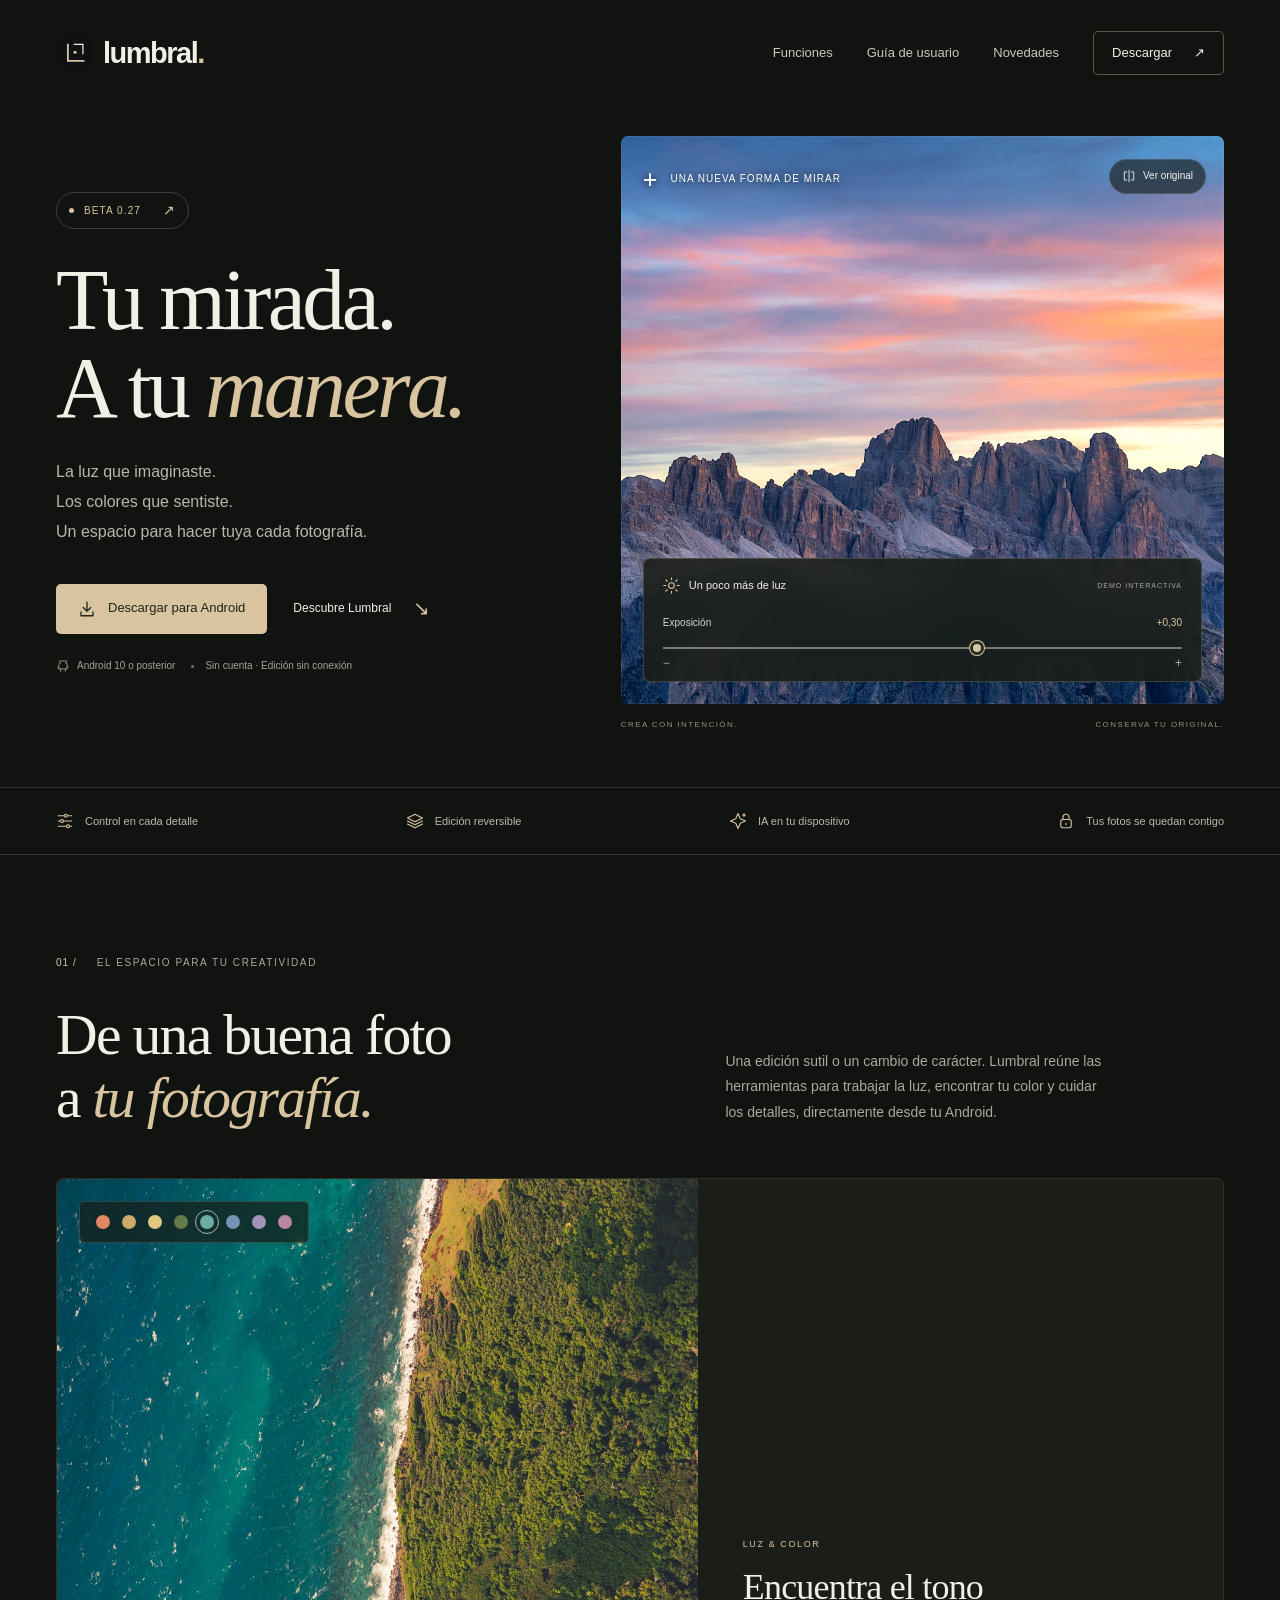
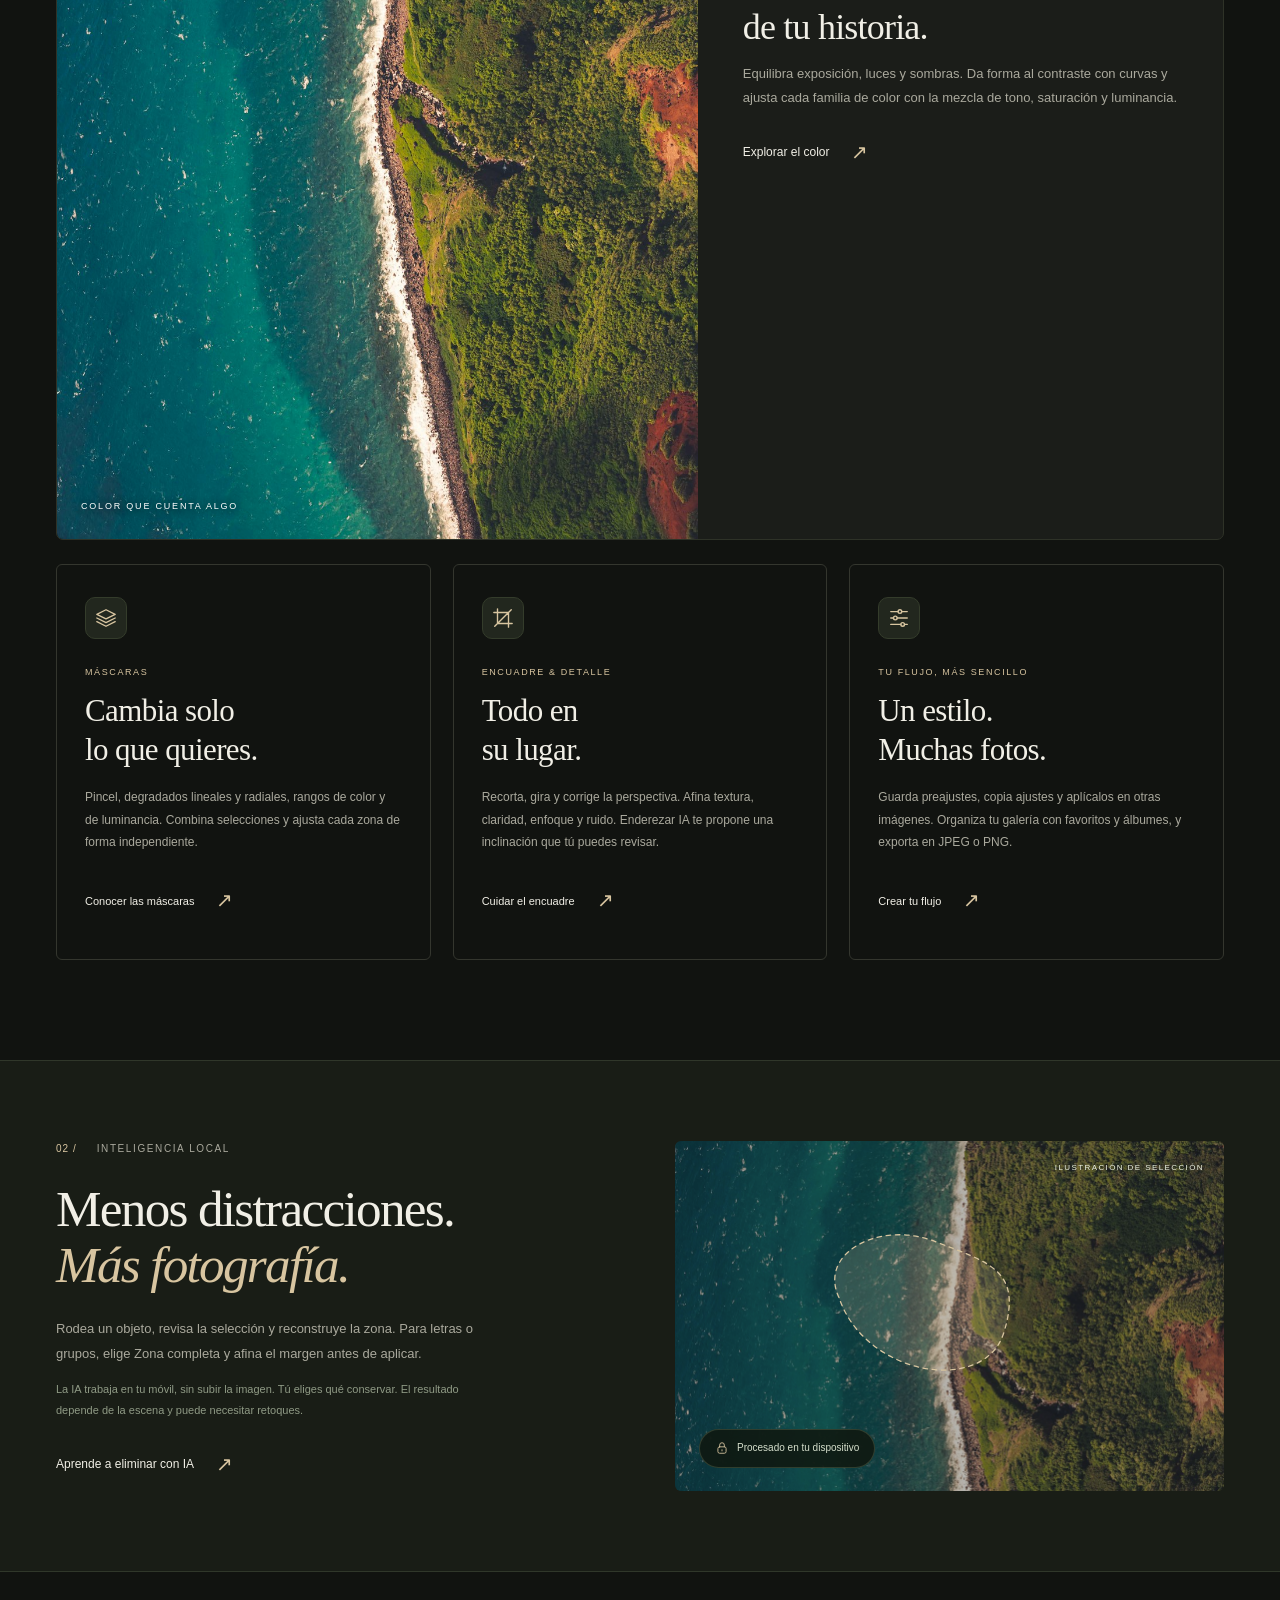
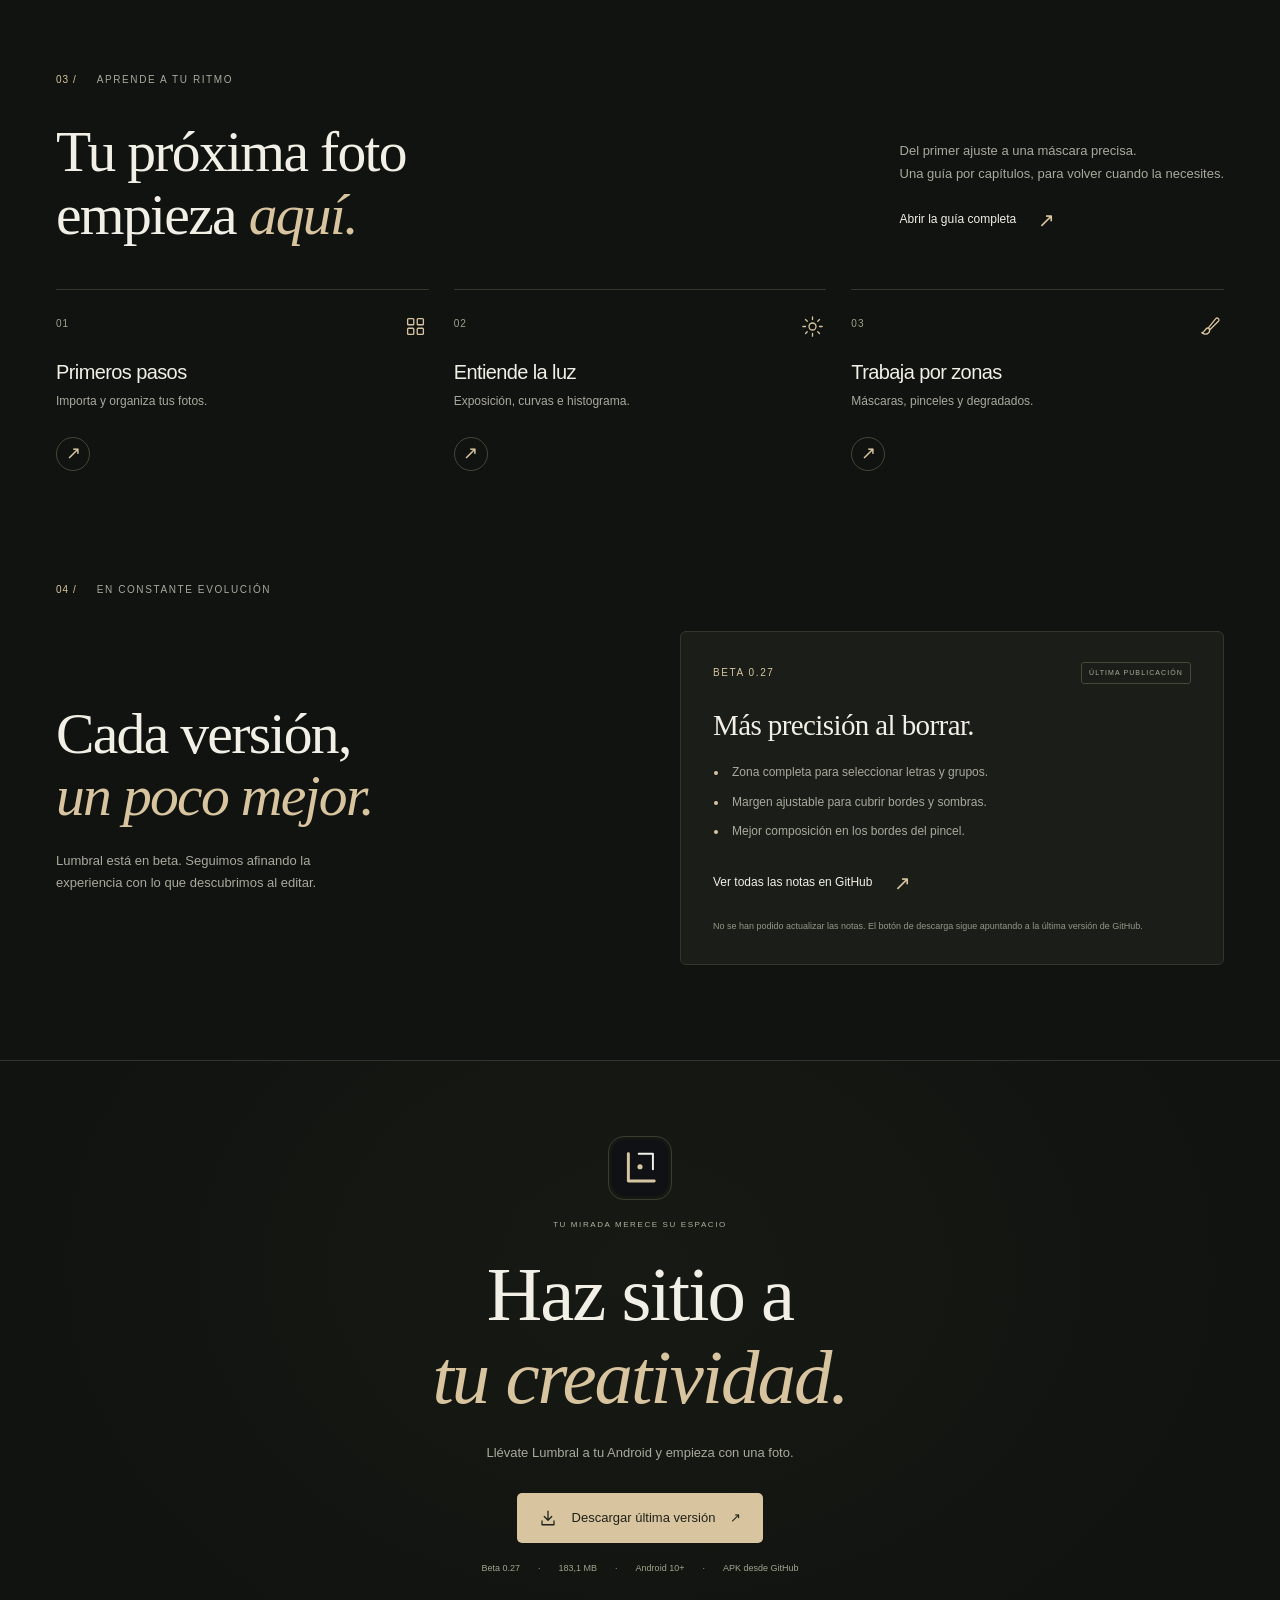
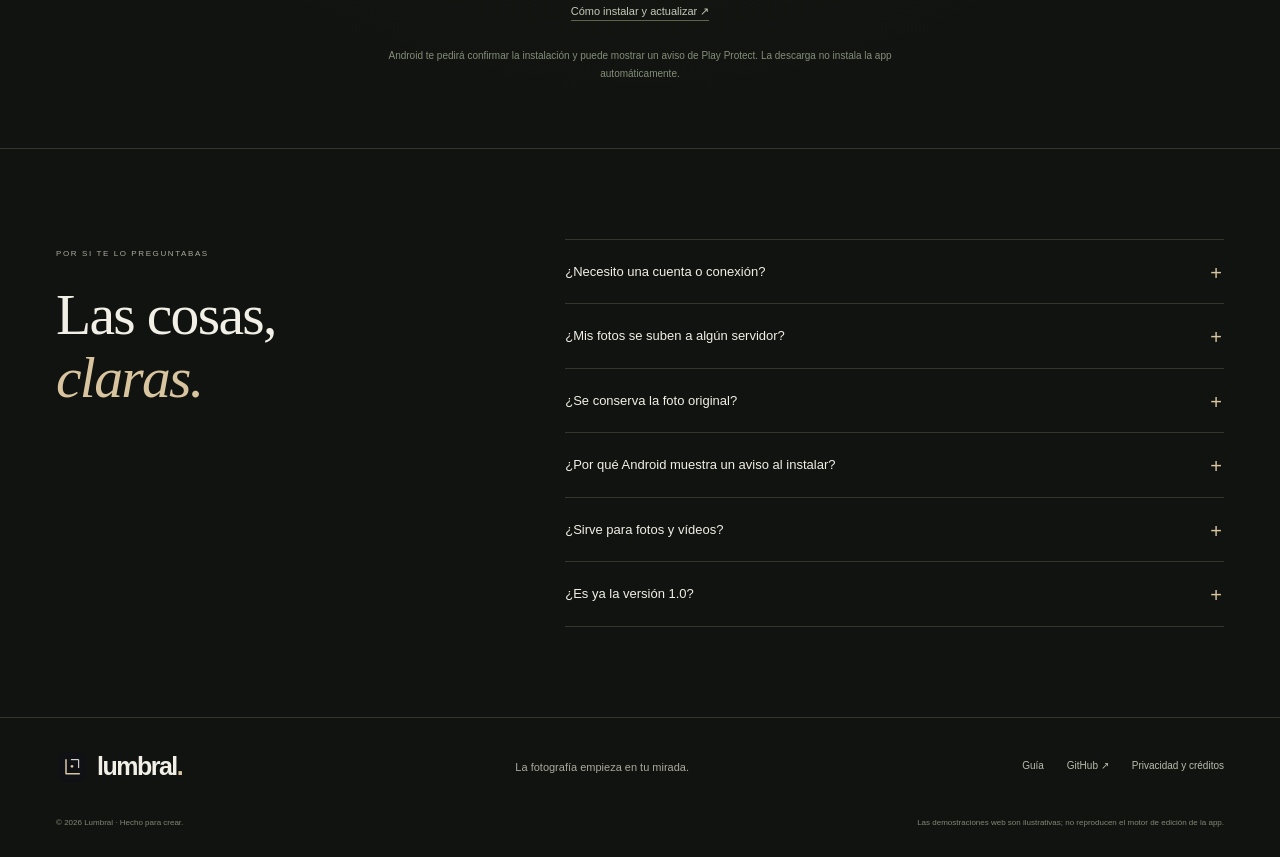
<file: index.html>
<!doctype html>
<html lang="es">
<head>
  <meta charset="utf-8"><meta name="viewport" content="width=device-width, initial-scale=1">
  <title>Lumbral — Tu mirada, a tu manera</title>
  <meta name="description" content="Descubre Lumbral, el editor de fotografía para Android. Luz, color, máscaras y retoque con IA local. Explora las guías y descarga la última versión.">
  <meta name="theme-color" content="#111310"><meta property="og:title" content="Lumbral — Tu mirada, a tu manera"><meta property="og:description" content="Un espacio para dar forma a tus fotografías. Edición e IA local para Android."><meta property="og:image" content="https://wertuyu16.github.io/mountains.jpg"><meta property="og:type" content="website">
  <link rel="icon" href="logo.svg" type="image/svg+xml"><link rel="stylesheet" href="style.css"><script src="site.js" defer></script>
</head>
<body>
<a class="skip" href="#contenido">Saltar al contenido</a>
<header class="header wrap">
  <a class="brand" href="./" aria-label="Lumbral, inicio"><img src="logo.svg" alt="" width="40" height="40"><span>lumbral<span class="brand-dot">.</span></span></a>
  <button class="menu-toggle icon-button" aria-expanded="false" aria-controls="navigation" aria-label="Abrir menú"><span></span><span></span></button>
  <nav id="navigation" aria-label="Navegación principal"><a href="#funciones">Funciones</a><a href="guia.html">Guía de usuario</a><a href="#novedades">Novedades</a><a class="nav-download" href="#descargar">Descargar <span aria-hidden="true">↗</span></a></nav>
</header>
<main id="contenido">
  <section class="hero wrap" aria-labelledby="hero-title">
    <div class="hero-copy">
      <a class="eyebrow version-pill" href="#novedades"><i></i><span data-version>Beta 0.27</span><span class="pill-arrow" aria-hidden="true">↗</span></a>
      <h1 id="hero-title">Tu mirada.<br>A tu <em>manera.</em></h1>
      <p class="hero-description">La luz que imaginaste.<br>Los colores que sentiste.<br>Un espacio para hacer tuya cada fotografía.</p>
      <div class="hero-actions"><a class="button primary" data-download href="https://github.com/Wertuyu16/lumbral-updates/releases/latest/download/Lumbral.apk"><svg><use href="#i-download"/></svg>Descargar para Android</a><a class="text-link" href="#explorar">Descubre Lumbral <span aria-hidden="true">↘</span></a></div>
      <div class="hero-facts"><span><svg><use href="#i-android"/></svg>Android 10 o posterior</span><span>Sin cuenta · Edición sin conexión</span></div>
    </div>
    <div class="hero-visual">
      <div class="photo-hero"><img id="hero-photo" src="mountains.jpg" alt="Picos de los Dolomitas bajo un cielo cálido al amanecer" width="1600" height="1067" fetchpriority="high">
        <span class="photo-caption"><span class="tiny-cross">+</span>Una nueva forma de mirar</span>
        <button id="hero-compare" class="compare-button" aria-pressed="false"><svg><use href="#i-compare"/></svg><span>Ver original</span></button>
        <div class="edit-panel"><div class="edit-panel-heading"><span><svg><use href="#i-sun"/></svg>Un poco más de luz</span><span class="demo-label">DEMO INTERACTIVA</span></div><div class="demo-control"><label for="hero-exposure">Exposición</label><output id="hero-exposure-value">+0,30</output></div><input id="hero-exposure" type="range" min="-70" max="70" value="15" aria-describedby="demo-disclaimer"><div class="slider-scale"><span>−</span><span>+</span></div></div>
      </div>
      <div class="visual-footer"><span>CREA CON INTENCIÓN.</span><span>CONSERVA TU ORIGINAL.</span></div>
    </div>
  </section>
  <div class="principles wrap"><span><svg><use href="#i-sliders"/></svg>Control en cada detalle</span><span><svg><use href="#i-layers"/></svg>Edición reversible</span><span><svg><use href="#i-spark"/></svg>IA en tu dispositivo</span><span><svg><use href="#i-lock"/></svg>Tus fotos se quedan contigo</span></div>

  <section class="intro-section wrap" id="explorar"><div class="section-kicker"><span class="index-number">01 /</span> EL ESPACIO PARA TU CREATIVIDAD</div><div class="intro-grid"><h2>De una buena foto<br>a <em>tu fotografía.</em></h2><p>Una edición sutil o un cambio de carácter. Lumbral reúne las herramientas para trabajar la luz, encontrar tu color y cuidar los detalles, directamente desde tu Android.</p></div></section>

  <section class="features wrap" id="funciones" aria-label="Funciones de Lumbral">
    <article class="feature-featured"><div class="feature-image"><img src="coast.jpg" alt="Vista aérea de una costa de aguas turquesas" width="1100" height="733" loading="lazy"><div class="color-strip" aria-hidden="true"><i style="--swatch:#e38865"></i><i style="--swatch:#cfaa6d"></i><i style="--swatch:#e0c77d"></i><i style="--swatch:#657b4b"></i><i style="--swatch:#6caca2"></i><i style="--swatch:#7394b6"></i><i style="--swatch:#a392bb"></i><i style="--swatch:#b985a5"></i></div><span class="image-tag">COLOR QUE CUENTA ALGO</span></div><div class="feature-copy"><span class="eyebrow">LUZ & COLOR</span><h3>Encuentra el tono<br>de tu historia.</h3><p>Equilibra exposición, luces y sombras. Da forma al contraste con curvas y ajusta cada familia de color con la mezcla de tono, saturación y luminancia.</p><a class="text-link" href="guia.html?capitulo=4">Explorar el color <span aria-hidden="true">↗</span></a></div></article>
    <div class="feature-row">
      <article class="feature-card"><div class="feature-icon"><svg><use href="#i-layers"/></svg></div><span class="eyebrow">MÁSCARAS</span><h3>Cambia solo<br>lo que quieres.</h3><p>Pincel, degradados lineales y radiales, rangos de color y de luminancia. Combina selecciones y ajusta cada zona de forma independiente.</p><a class="text-link" href="guia.html?capitulo=8">Conocer las máscaras <span aria-hidden="true">↗</span></a></article>
      <article class="feature-card"><div class="feature-icon"><svg><use href="#i-crop"/></svg></div><span class="eyebrow">ENCUADRE & DETALLE</span><h3>Todo en<br>su lugar.</h3><p>Recorta, gira y corrige la perspectiva. Afina textura, claridad, enfoque y ruido. Enderezar IA te propone una inclinación que tú puedes revisar.</p><a class="text-link" href="guia.html?capitulo=2">Cuidar el encuadre <span aria-hidden="true">↗</span></a></article>
      <article class="feature-card"><div class="feature-icon"><svg><use href="#i-sliders"/></svg></div><span class="eyebrow">TU FLUJO, MÁS SENCILLO</span><h3>Un estilo.<br>Muchas fotos.</h3><p>Guarda preajustes, copia ajustes y aplícalos en otras imágenes. Organiza tu galería con favoritos y álbumes, y exporta en JPEG o PNG.</p><a class="text-link" href="guia.html?capitulo=10">Crear tu flujo <span aria-hidden="true">↗</span></a></article>
    </div>
  </section>

  <section class="ai-section" id="ia"><div class="wrap ai-grid"><div class="ai-copy"><div class="section-kicker"><span class="index-number">02 /</span> INTELIGENCIA LOCAL</div><h2>Menos distracciones.<br><em>Más fotografía.</em></h2><p>Rodea un objeto, revisa la selección y reconstruye la zona. Para letras o grupos, elige Zona completa y afina el margen antes de aplicar.</p><p class="muted">La IA trabaja en tu móvil, sin subir la imagen. Tú eliges qué conservar. El resultado depende de la escena y puede necesitar retoques.</p><a class="text-link" href="guia.html?capitulo=9&leccion=2">Aprende a eliminar con IA <span aria-hidden="true">↗</span></a></div><div class="ai-visual"><img src="coast.jpg" alt="Fotografía de costa con una indicación ilustrativa de selección local" width="1100" height="733" loading="lazy"><svg class="selection-line" viewBox="0 0 500 380" aria-hidden="true"><path d="M130 170C107 121 175 86 234 109S330 140 309 208 159 256 130 170Z"/></svg><span class="local-badge"><svg><use href="#i-lock"/></svg>Procesado en tu dispositivo</span><span class="ai-demo-label">ILUSTRACIÓN DE SELECCIÓN</span></div></div></section>

  <section class="guide-teaser wrap"><div class="section-kicker"><span class="index-number">03 /</span> APRENDE A TU RITMO</div><div class="section-heading"><h2>Tu próxima foto<br>empieza <em>aquí.</em></h2><div><p>Del primer ajuste a una máscara precisa.<br>Una guía por capítulos, para volver cuando la necesites.</p><a class="text-link" href="guia.html">Abrir la guía completa <span aria-hidden="true">↗</span></a></div></div><div class="guide-links"><a href="guia.html?capitulo=0"><span class="guide-number">01</span><svg><use href="#i-grid"/></svg><h3>Primeros pasos</h3><p>Importa y organiza tus fotos.</p><span class="round-arrow" aria-hidden="true">↗</span></a><a href="guia.html?capitulo=3"><span class="guide-number">02</span><svg><use href="#i-sun"/></svg><h3>Entiende la luz</h3><p>Exposición, curvas e histograma.</p><span class="round-arrow" aria-hidden="true">↗</span></a><a href="guia.html?capitulo=8"><span class="guide-number">03</span><svg><use href="#i-brush"/></svg><h3>Trabaja por zonas</h3><p>Máscaras, pinceles y degradados.</p><span class="round-arrow" aria-hidden="true">↗</span></a></div></section>

  <section class="news-section wrap" id="novedades"><div class="section-kicker"><span class="index-number">04 /</span> EN CONSTANTE EVOLUCIÓN</div><div class="news-grid"><div><h2>Cada versión,<br><em>un poco mejor.</em></h2><p class="muted">Lumbral está en beta. Seguimos afinando la experiencia con lo que descubrimos al editar.</p></div><article class="release-card"><div class="release-top"><span class="eyebrow" data-version>Beta 0.27</span><span class="small-tag">ÚLTIMA PUBLICACIÓN</span></div><h3 id="release-title">Más precisión al borrar.</h3><ul id="release-points"><li>Zona completa para seleccionar letras y grupos.</li><li>Margen ajustable para cubrir bordes y sombras.</li><li>Mejor composición en los bordes del pincel.</li></ul><a id="release-link" class="text-link" href="https://github.com/Wertuyu16/lumbral-updates/releases/latest" target="_blank" rel="noopener">Ver todas las notas en GitHub <span aria-hidden="true">↗</span></a><span id="release-status" class="release-status" role="status">Consultando la última publicación…</span></article></div></section>

  <section class="download-section wrap" id="descargar"><div class="download-brand"><img src="logo.svg" width="64" height="64" alt="Icono de Lumbral"><span class="eyebrow">TU MIRADA MERECE SU ESPACIO</span></div><h2>Haz sitio a<br><em>tu creatividad.</em></h2><p>Llévate Lumbral a tu Android y empieza con una foto.</p><a class="button primary" data-download href="https://github.com/Wertuyu16/lumbral-updates/releases/latest/download/Lumbral.apk"><svg><use href="#i-download"/></svg>Descargar última versión <span aria-hidden="true">↗</span></a><div class="download-meta"><span data-version>Beta 0.27</span><span data-size>183,1 MB</span><span>Android 10+</span><span>APK desde GitHub</span></div><a class="subtle-link" href="guia.html?capitulo=11&leccion=2">Cómo instalar y actualizar <span aria-hidden="true">↗</span></a><p class="download-note">Android te pedirá confirmar la instalación y puede mostrar un aviso de Play Protect. La descarga no instala la app automáticamente.</p></section>

  <section class="faq wrap" id="preguntas"><div><span class="eyebrow">POR SI TE LO PREGUNTABAS</span><h2>Las cosas,<br><em>claras.</em></h2></div><div class="faq-items"><details><summary>¿Necesito una cuenta o conexión?</summary><p>No necesitas una cuenta de Lumbral. La edición, las guías de la app y la IA funcionan en tu dispositivo. Solo necesitas Internet para descargar la app y buscar o descargar actualizaciones.</p></details><details><summary>¿Mis fotos se suben a algún servidor?</summary><p>Las herramientas de Lumbral procesan tus fotos en el móvil. Los modelos de IA están incluidos en la app; no se envían imágenes a servidores de IA. La web consulta GitHub para mostrar la versión disponible.</p></details><details><summary>¿Se conserva la foto original?</summary><p>Lumbral guarda una copia privada del original y conserva tus ajustes por separado. Puedes deshacer ediciones y exportar una nueva imagen. La papelera conserva los archivos eliminados durante 30 días; borrarlos definitivamente no se puede deshacer.</p></details><details><summary>¿Por qué Android muestra un aviso al instalar?</summary><p>Lumbral se distribuye como APK en GitHub y no está publicada en Google Play. Play Protect puede mostrar un aviso o bloquear su instalación; el aviso sigue sin resolverse. Descarga solo desde esta web o el repositorio enlazado y decide si quieres instalarla. La web no evita las comprobaciones de Android.</p></details><details><summary>¿Sirve para fotos y vídeos?</summary><p>El editor completo está pensado para fotografías. También puedes importar o grabar vídeo, ajustar su inicio y final y exportar el recorte. Las máscaras y los ajustes fotográficos no se aplican al vídeo.</p></details><details><summary>¿Es ya la versión 1.0?</summary><p>Todavía está en beta. Las funciones disponibles se van comprobando y puliendo antes de publicar la 1.0. El rendimiento de la IA puede variar según la memoria, el dispositivo y la foto.</p></details></div></section>
</main>
<footer class="footer wrap"><div class="footer-top"><a class="brand" href="./"><img src="logo.svg" alt="" width="36" height="36"><span>lumbral<span class="brand-dot">.</span></span></a><p>La fotografía empieza en tu mirada.</p><div><a href="guia.html">Guía</a><a href="https://github.com/Wertuyu16/lumbral-updates" target="_blank" rel="noopener">GitHub ↗</a><button class="plain-button" data-privacy>Privacidad y créditos</button></div></div><div class="footer-bottom"><span>© <span data-year>2026</span> Lumbral · Hecho para crear.</span><span id="demo-disclaimer">Las demostraciones web son ilustrativas; no reproducen el motor de edición de la app.</span></div></footer>
<dialog id="privacy-dialog"><div class="dialog-top"><h2>Privacidad y créditos</h2><button class="icon-button dialog-close" aria-label="Cerrar">×</button></div><p>Lumbral edita las fotografías y ejecuta la IA en el dispositivo. Las consultas y descargas de actualizaciones se realizan desde GitHub.</p><p>Esta web no añade analítica ni publicidad, no pide una cuenta y no sube fotografías. Al consultar las novedades o descargar el APK te conectas con GitHub, que aplica su propia política de privacidad. El proveedor de alojamiento puede mantener registros técnicos de las visitas.</p><p>Fotografías de <a href="https://unsplash.com/photos/nX8OPOeV0YY" target="_blank" rel="noopener">Maty Podrouzek</a> y <a href="https://unsplash.com/photos/t0cbKVmC5KI" target="_blank" rel="noopener">Max Bender</a> en Unsplash. Las demostraciones de esta web son ilustraciones de las herramientas.</p><p>Los créditos y licencias de los modelos MobileSAM, MI-GAN, GeoCalib y ONNX Runtime están disponibles dentro de Lumbral en ☰ → Créditos de IA.</p></dialog>
<svg class="svg-library" xmlns="http://www.w3.org/2000/svg" aria-hidden="true"><defs>
<symbol id="i-download" viewBox="0 0 24 24"><path d="M12 3v12m-5-5 5 5 5-5M4 16v5h16v-5"/></symbol>
<symbol id="i-android" viewBox="0 0 24 24"><path d="m7 4-2-2m12 2 2-2M5 10a7 7 0 0 1 14 0v7H5Zm0 4H3m18 0h-2M8 17v4m8-4v4"/><path d="M8 7h.01M16 7h.01"/></symbol>
<symbol id="i-sun" viewBox="0 0 24 24"><circle cx="12" cy="12" r="4"/><path d="M12 1v3m0 16v3M1 12h3m16 0h3M4 4l2 2m12 12 2 2M4 20l2-2M18 6l2-2"/></symbol>
<symbol id="i-layers" viewBox="0 0 24 24"><path d="m12 3 10 5-10 5L2 8Zm-10 9 10 5 10-5M2 16l10 5 10-5"/></symbol>
<symbol id="i-sliders" viewBox="0 0 24 24"><path d="M3 5h8m4 0h6M3 12h3m4 0h11M3 19h11m4 0h3"/><circle cx="13" cy="5" r="2"/><circle cx="8" cy="12" r="2"/><circle cx="16" cy="19" r="2"/></symbol>
<symbol id="i-spark" viewBox="0 0 24 24"><path d="m12 2 3 7 7 3-7 3-3 7-3-7-7-3 7-3ZM20 2v4m-2-2h4"/></symbol>
<symbol id="i-lock" viewBox="0 0 24 24"><rect x="5" y="10" width="14" height="11" rx="3"/><path d="M8 10V7a4 4 0 0 1 8 0v3m-4 5v2"/></symbol>
<symbol id="i-crop" viewBox="0 0 24 24"><path d="M6 2v16h16M2 6h16v16M3 21 21 3"/></symbol>
<symbol id="i-grid" viewBox="0 0 24 24"><rect x="3" y="3" width="7" height="7" rx="1"/><rect x="14" y="3" width="7" height="7" rx="1"/><rect x="3" y="14" width="7" height="7" rx="1"/><rect x="14" y="14" width="7" height="7" rx="1"/></symbol>
<symbol id="i-brush" viewBox="0 0 24 24"><path d="m10 13 8-10a2 2 0 0 1 3 3L11 16ZM10 14c-4-2-4 5-8 5 5 4 11 0 8-5Z"/></symbol>
<symbol id="i-compare" viewBox="0 0 24 24"><path d="M12 2v20M8 5H4v14h4m8-14h4v14h-4"/></symbol>
</defs></svg>
</body></html>
</file>
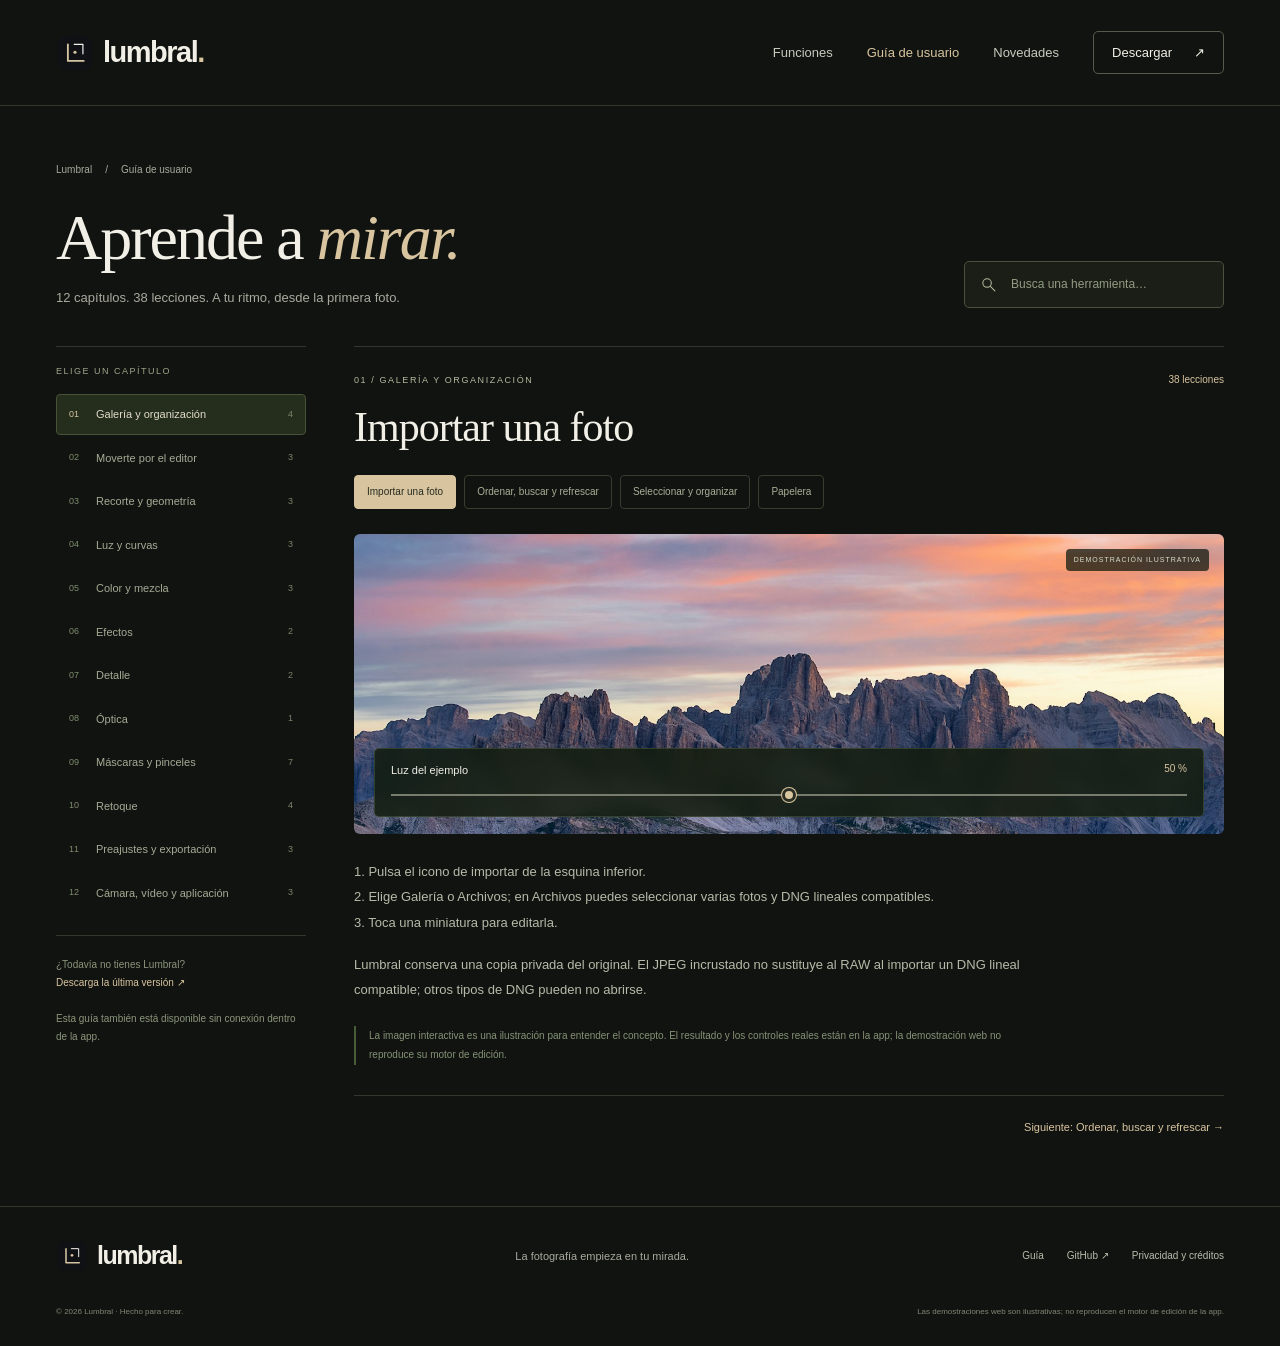
<file: guia.html>
<!doctype html><html lang="es"><head><meta charset="utf-8"><meta name="viewport" content="width=device-width,initial-scale=1"><meta name="theme-color" content="#111310"><title>Guía de usuario — Lumbral</title><meta name="description" content="Aprende a editar con Lumbral: 12 capítulos y 38 lecciones de luz, color, máscaras, IA y exportación."><link rel="icon" href="logo.svg" type="image/svg+xml"><link rel="stylesheet" href="style.css"><script src="site.js" defer></script><script src="guide-data.js" defer></script><script src="guide.js" defer></script></head><body class="guide-page"><a class="skip" href="#lesson-content">Saltar a la lección</a><header class="header wrap">
  <a class="brand" href="./" aria-label="Lumbral, inicio"><img src="logo.svg" alt="" width="40" height="40"><span>lumbral<span class="brand-dot">.</span></span></a>
  <button class="menu-toggle icon-button" aria-expanded="false" aria-controls="navigation" aria-label="Abrir menú"><span></span><span></span></button>
  <nav id="navigation" aria-label="Navegación principal"><a href="index.html#funciones">Funciones</a><a href="guia.html" aria-current="page">Guía de usuario</a><a href="index.html#novedades">Novedades</a><a class="nav-download" href="index.html#descargar">Descargar <span aria-hidden="true">↗</span></a></nav>
</header>
<main id="contenido"><section class="guide-intro wrap"><div class="breadcrumbs"><a href="index.html">Lumbral</a><span>/</span><span>Guía de usuario</span></div><div class="guide-intro-row"><div><h1>Aprende a <em>mirar.</em></h1><p>12 capítulos. 38 lecciones. A tu ritmo, desde la primera foto.</p></div><label class="guide-search"><svg viewBox="0 0 24 24" aria-hidden="true"><circle cx="10" cy="10" r="6"/><path d="m15 15 6 6"/></svg><input id="guide-search" type="search" placeholder="Busca una herramienta…" aria-label="Buscar en todas las guías" autocomplete="off"></label></div></section>
<div class="guide-layout wrap"><aside class="chapter-nav"><span class="chapter-nav-label">ELIGE UN CAPÍTULO</span><nav id="chapter-list" class="chapter-list" aria-label="Capítulos de la guía"></nav><label class="sr-label" for="mobile-chapter">Capítulos</label><select id="mobile-chapter" class="mobile-chapter" aria-label="Elegir capítulo"></select><p class="guide-aside-note">¿Todavía no tienes Lumbral?<br><a href="index.html#descargar">Descarga la última versión ↗</a><br><br>Esta guía también está disponible sin conexión dentro de la app.</p></aside><article id="lesson-content" class="lesson-content" tabindex="-1" aria-live="polite"></article></div><noscript><div class="wrap"><p>Activa JavaScript para consultar los capítulos. La guía completa también está disponible dentro de Lumbral, sin conexión.</p><a class="text-link" href="index.html#descargar">Descargar Lumbral ↗</a></div></noscript></main>
<footer class="footer wrap"><div class="footer-top"><a class="brand" href="./"><img src="logo.svg" alt="" width="36" height="36"><span>lumbral<span class="brand-dot">.</span></span></a><p>La fotografía empieza en tu mirada.</p><div><a href="guia.html">Guía</a><a href="https://github.com/Wertuyu16/lumbral-updates" target="_blank" rel="noopener">GitHub ↗</a><button class="plain-button" data-privacy>Privacidad y créditos</button></div></div><div class="footer-bottom"><span>© <span data-year>2026</span> Lumbral · Hecho para crear.</span><span id="demo-disclaimer">Las demostraciones web son ilustrativas; no reproducen el motor de edición de la app.</span></div></footer>
<dialog id="privacy-dialog"><div class="dialog-top"><h2>Privacidad y créditos</h2><button class="icon-button dialog-close" aria-label="Cerrar">×</button></div><p>Lumbral edita las fotografías y ejecuta la IA en el dispositivo. Las consultas y descargas de actualizaciones se realizan desde GitHub.</p><p>Esta web no añade analítica ni publicidad, no pide una cuenta y no sube fotografías. Al consultar las novedades o descargar el APK te conectas con GitHub, que aplica su propia política de privacidad. El proveedor de alojamiento puede mantener registros técnicos de las visitas.</p><p>Fotografías de <a href="https://unsplash.com/photos/nX8OPOeV0YY" target="_blank" rel="noopener">Maty Podrouzek</a> y <a href="https://unsplash.com/photos/t0cbKVmC5KI" target="_blank" rel="noopener">Max Bender</a> en Unsplash. Las demostraciones de esta web son ilustraciones de las herramientas.</p><p>Los créditos y licencias de los modelos MobileSAM, MI-GAN, GeoCalib y ONNX Runtime están disponibles dentro de Lumbral en ☰ → Créditos de IA.</p></dialog>
<svg class="svg-library" xmlns="http://www.w3.org/2000/svg" aria-hidden="true"><defs>
<symbol id="i-download" viewBox="0 0 24 24"><path d="M12 3v12m-5-5 5 5 5-5M4 16v5h16v-5"/></symbol>
<symbol id="i-android" viewBox="0 0 24 24"><path d="m7 4-2-2m12 2 2-2M5 10a7 7 0 0 1 14 0v7H5Zm0 4H3m18 0h-2M8 17v4m8-4v4"/><path d="M8 7h.01M16 7h.01"/></symbol>
<symbol id="i-sun" viewBox="0 0 24 24"><circle cx="12" cy="12" r="4"/><path d="M12 1v3m0 16v3M1 12h3m16 0h3M4 4l2 2m12 12 2 2M4 20l2-2M18 6l2-2"/></symbol>
<symbol id="i-layers" viewBox="0 0 24 24"><path d="m12 3 10 5-10 5L2 8Zm-10 9 10 5 10-5M2 16l10 5 10-5"/></symbol>
<symbol id="i-sliders" viewBox="0 0 24 24"><path d="M3 5h8m4 0h6M3 12h3m4 0h11M3 19h11m4 0h3"/><circle cx="13" cy="5" r="2"/><circle cx="8" cy="12" r="2"/><circle cx="16" cy="19" r="2"/></symbol>
<symbol id="i-spark" viewBox="0 0 24 24"><path d="m12 2 3 7 7 3-7 3-3 7-3-7-7-3 7-3ZM20 2v4m-2-2h4"/></symbol>
<symbol id="i-lock" viewBox="0 0 24 24"><rect x="5" y="10" width="14" height="11" rx="3"/><path d="M8 10V7a4 4 0 0 1 8 0v3m-4 5v2"/></symbol>
<symbol id="i-crop" viewBox="0 0 24 24"><path d="M6 2v16h16M2 6h16v16M3 21 21 3"/></symbol>
<symbol id="i-grid" viewBox="0 0 24 24"><rect x="3" y="3" width="7" height="7" rx="1"/><rect x="14" y="3" width="7" height="7" rx="1"/><rect x="3" y="14" width="7" height="7" rx="1"/><rect x="14" y="14" width="7" height="7" rx="1"/></symbol>
<symbol id="i-brush" viewBox="0 0 24 24"><path d="m10 13 8-10a2 2 0 0 1 3 3L11 16ZM10 14c-4-2-4 5-8 5 5 4 11 0 8-5Z"/></symbol>
<symbol id="i-compare" viewBox="0 0 24 24"><path d="M12 2v20M8 5H4v14h4m8-14h4v14h-4"/></symbol>
</defs></svg>
</body></html>
</file>
<file: style.css>
@charset "UTF-8";
:root{color-scheme:dark;--bg:#111310;--surface:#1b1d19;--surface2:#22251f;--ink:#f1efe6;--muted:#aaa99d;--accent:#d8c5a0;--line:#34362e;--serif:Georgia,'Times New Roman',serif;--sans:Arial,Helvetica,sans-serif}
*{box-sizing:border-box}html{scroll-behavior:smooth;scroll-padding-top:28px}body{margin:0;background:var(--bg);color:var(--ink);font:15px/1.65 var(--sans);-webkit-font-smoothing:antialiased}button,input{font:inherit}button,a,input,summary{-webkit-tap-highlight-color:transparent}a{color:inherit;text-decoration:none}button{color:inherit;cursor:pointer}img{max-width:100%;display:block}svg{width:22px;height:22px;fill:none;stroke:currentColor;stroke-width:1.5;stroke-linecap:round;stroke-linejoin:round;flex-shrink:0}.svg-library{position:absolute;width:0;height:0;overflow:hidden}p,h1,h2,h3{margin:0}p{color:var(--muted)}h1,h2,h3{font-weight:400}h2{font:clamp(38px,4.5vw,62px)/1.09 var(--serif);letter-spacing:-1.7px}h2 em,h1 em{color:var(--accent);font-weight:400}h3{font-size:25px;line-height:1.25;letter-spacing:-.6px}button{border:0}::selection{background:#d8c5a0;color:#111310}:focus-visible{outline:2px solid var(--accent);outline-offset:5px;border-radius:3px}.wrap{max-width:1320px;margin-inline:auto;padding-inline:56px}.header{height:106px;display:flex;align-items:center;justify-content:space-between;gap:30px}.brand{display:inline-flex;align-items:center;gap:9px;font-size:29px;font-weight:600;letter-spacing:-1.5px;line-height:1}.brand-dot{color:var(--accent)}.brand img{width:38px;height:38px}.header nav{display:flex;gap:34px;align-items:center;font-size:13px}.header nav>a{color:#c8c9bd;transition:color .2s}.header nav>a:hover,.header nav>a[aria-current]{color:var(--accent)}.header nav .nav-download{padding:10px 18px;border:1px solid #57594b;border-radius:5px;color:var(--ink);display:flex;gap:22px;align-items:center}.nav-download:hover{background:var(--surface)}.eyebrow,.section-kicker{font-size:10px;font-weight:500;letter-spacing:1.6px;text-transform:uppercase;line-height:1.5}.section-kicker{color:var(--muted);display:flex;align-items:center;gap:20px;margin-bottom:34px}.index-number{color:var(--accent);font-variant-numeric:tabular-nums;letter-spacing:1px}.hero{display:grid;grid-template-columns:.94fr 1.06fr;gap:30px;align-items:center;padding-block:30px 56px}.version-pill{display:inline-flex;align-items:center;gap:10px;font-size:10px;color:var(--accent);border:1px solid #3d4135;border-radius:30px;padding:7px 12px;letter-spacing:1.1px}.version-pill i{width:5px;height:5px;background:var(--accent);border-radius:50%}.pill-arrow{margin-left:12px;font-size:14px}.hero h1{font:clamp(60px,6.7vw,92px)/1.02 var(--serif);letter-spacing:-3.5px;margin-top:28px}.hero-description{font-size:16px;line-height:1.85;margin-top:25px;max-width:380px;color:#b6b8aa}.hero-actions{display:flex;align-items:center;gap:26px;margin-top:36px;flex-wrap:wrap}.button{display:inline-flex;align-items:center;justify-content:center;gap:12px;padding:16px 22px;border-radius:5px;line-height:1.3;font-size:13px;font-weight:500;transition:transform .2s,background .2s;min-height:50px}.button:hover{transform:translateY(-2px)}.primary{background:var(--accent);color:#202219}.primary:hover{background:#e6d5b6}.button svg{width:18px;height:18px;stroke-width:1.7}.text-link{display:inline-flex;gap:22px;align-items:center;font-size:12px;color:var(--ink);padding-block:10px}.text-link span{color:var(--accent);font-size:20px;transition:transform .2s}.text-link:hover span{transform:translate(3px,-3px)}.hero-facts{display:flex;align-items:center;gap:16px;font-size:10px;color:#a0a393;margin-top:23px;flex-wrap:wrap}.hero-facts span{display:flex;align-items:center;gap:7px}.hero-facts span+span:before{content:"";display:inline-block;width:3px;height:3px;background:#737766;border-radius:50%;margin-right:4px}.hero-facts svg{width:14px;height:14px}.hero-visual{min-width:0;position:relative}.photo-hero{height:568px;position:relative;border-radius:7px;overflow:hidden;background:var(--surface)}.photo-hero>img{height:100%;width:100%;object-fit:cover;object-position:54% 50%;filter:brightness(1.075) saturate(1.12);transition:filter .15s}.photo-hero:after{content:"";position:absolute;inset:0;box-shadow:inset 0 0 0 1px #ffffff10;pointer-events:none;border-radius:7px}.photo-caption{position:absolute;top:23px;left:22px;display:flex;align-items:center;gap:12px;font-size:10px;letter-spacing:1px;text-transform:uppercase;color:#fff;text-shadow:0 1px 8px #000}.tiny-cross{font-size:25px;font-weight:300}.compare-button{position:absolute;right:18px;top:23px;background:#13171099;backdrop-filter:blur(15px);border:1px solid #ffffff22;padding:8px 12px;border-radius:30px;display:flex;align-items:center;gap:7px;font-size:10px;color:#f2f2ec}.compare-button svg{width:14px;height:14px}.edit-panel{position:absolute;bottom:22px;left:22px;right:22px;padding:17px 19px 12px;background:#1a1e18dc;backdrop-filter:blur(20px);border:1px solid #dde2c32e;border-radius:7px}.edit-panel-heading{display:flex;justify-content:space-between;align-items:center;gap:6px;font-size:11px;margin-bottom:20px}.edit-panel-heading>span:first-child{display:flex;align-items:center;gap:9px}.edit-panel-heading svg{width:17px;height:17px;color:var(--accent)}.demo-label{font-size:7px;letter-spacing:1px;color:#a4ad99}.demo-control{display:flex;justify-content:space-between;font-size:10px;color:#d4d8ca}.demo-control output{color:var(--accent);font-variant-numeric:tabular-nums}input[type=range]{appearance:none;-webkit-appearance:none;width:100%;height:2px;background:#777c6d;accent-color:var(--accent);cursor:pointer;margin:16px 0 8px}input[type=range]::-webkit-slider-thumb{appearance:none;-webkit-appearance:none;width:14px;height:14px;border-radius:50%;background:var(--accent);border:3px solid #292d23;box-shadow:0 0 0 1px var(--accent)}input[type=range]::-moz-range-thumb{width:10px;height:10px;border-radius:50%;background:var(--accent);border:2px solid #292d23}.slider-scale{display:flex;justify-content:space-between;color:#a5ad99;font-size:12px;line-height:1}.visual-footer{display:flex;justify-content:space-between;margin-top:14px;font-size:8px;letter-spacing:1.4px;color:#8e9384}.principles{display:flex;justify-content:space-between;align-items:center;gap:20px;border-top:1px solid var(--line);border-bottom:1px solid var(--line);padding-block:24px}.principles span{display:flex;align-items:center;gap:11px;font-size:11px;color:#b7bbab}.principles svg{width:18px;height:18px;color:var(--accent)}.intro-section{padding-top:100px;padding-bottom:48px}.intro-grid{display:grid;grid-template-columns:1.1fr .9fr;align-items:end;gap:60px}.intro-grid p{max-width:380px;padding-bottom:5px;font-size:14px;line-height:1.8}.feature-featured{display:grid;grid-template-columns:1.22fr 1fr;background:var(--surface);border:1px solid #2e3227;border-radius:7px;overflow:hidden}.feature-image{position:relative;min-height:360px;overflow:hidden}.feature-image>img{height:100%;width:100%;object-fit:cover}.image-tag{position:absolute;left:24px;bottom:25px;font-size:9px;letter-spacing:1.8px;text-shadow:0 1px 8px #000;color:white}.color-strip{position:absolute;display:flex;gap:12px;top:22px;left:22px;background:#171e18b8;backdrop-filter:blur(15px);padding:13px 16px;border-radius:5px;border:1px solid #d1dbc42e}.color-strip i{width:14px;height:14px;display:block;background:var(--swatch);border-radius:50%}.color-strip i:nth-child(5){outline:1px solid #ffffffa1;outline-offset:4px}.feature-copy{padding:45px;display:flex;flex-direction:column;align-items:flex-start;justify-content:center}.feature-copy .eyebrow,.feature-card .eyebrow{color:var(--accent);font-size:9px}.feature-copy h3{font:36px/1.12 var(--serif);letter-spacing:-.8px;margin-block:15px}.feature-copy p{font-size:13px;line-height:1.85;margin-bottom:16px}.feature-row{display:grid;grid-template-columns:repeat(3,1fr);margin-top:24px;gap:22px}.feature-card{padding:32px 28px;border:1px solid var(--line);border-radius:6px;display:flex;flex-direction:column;align-items:flex-start}.feature-icon{width:42px;height:42px;background:#22271e;border:1px solid #343c2b;display:grid;place-items:center;border-radius:10px;margin-bottom:27px;color:var(--accent)}.feature-card h3{margin-block:13px 16px;font-family:var(--serif);font-size:31px}.feature-card p{font-size:12px;line-height:1.9;flex:1;margin-bottom:20px}.feature-card .text-link{font-size:11px}.ai-section{margin-top:100px;background:#191d16;border-top:1px solid #30372a;border-bottom:1px solid #30372a;padding-block:80px}.ai-grid{display:grid;grid-template-columns:1fr 1fr;gap:70px;align-items:center}.ai-copy .section-kicker{margin-bottom:25px}.ai-copy h2{font-size:clamp(35px,4vw,53px)}.ai-copy p{margin-top:24px;max-width:420px;font-size:13px;line-height:1.9}.ai-copy .muted{font-size:11px;color:#8f9a85;margin-top:13px}.ai-copy .text-link{margin-top:17px}.ai-visual{height:350px;border-radius:6px;position:relative;overflow:hidden}.ai-visual img{width:100%;height:100%;object-fit:cover;filter:brightness(.72) saturate(.75)}.selection-line{position:absolute;inset:0;width:100%;height:100%;fill:#d9c6a030;stroke:var(--accent);stroke-width:1.4;stroke-dasharray:5 5}.local-badge{display:flex;align-items:center;gap:8px;position:absolute;bottom:24px;left:24px;padding:10px 15px;background:#10170fd9;border:1px solid #7c8a684f;backdrop-filter:blur(10px);font-size:10px;border-radius:30px;color:#d6dfcc}.local-badge svg{width:14px;height:14px;color:var(--accent)}.ai-demo-label{position:absolute;top:20px;right:20px;font-size:8px;letter-spacing:1.4px;color:#edf2e2}.guide-teaser{padding-top:100px}.section-heading{display:flex;justify-content:space-between;align-items:end;gap:40px}.section-heading p{font-size:13px;line-height:1.8}.section-heading .text-link{margin-top:8px}.guide-links{margin-top:42px;display:grid;grid-template-columns:repeat(3,1fr);gap:25px}.guide-links>a{position:relative;border-top:1px solid var(--line);padding:26px 0;transition:border-color .2s}.guide-links>a:hover{border-color:var(--accent)}.guide-number{display:block;font-size:10px;color:#9da38e;letter-spacing:1px;margin-bottom:28px}.guide-links svg{position:absolute;right:3px;top:26px;color:var(--accent);width:21px;height:21px}.guide-links h3{font-size:20px;margin-bottom:7px}.guide-links p{font-size:12px}.round-arrow{display:inline-grid;place-items:center;border:1px solid #424937;border-radius:50%;width:34px;height:34px;margin-top:25px;font-size:18px;color:var(--accent)}.news-section{padding-top:85px;padding-bottom:95px}.news-grid{display:grid;grid-template-columns:1fr 1fr;gap:80px;align-items:center}.news-grid>div>p{font-size:13px;max-width:320px;margin-top:22px}.release-card{padding:30px 32px;background:var(--surface);border:1px solid var(--line);border-radius:6px}.release-top{display:flex;align-items:center;justify-content:space-between;gap:14px;margin-bottom:25px}.release-top .eyebrow{color:var(--accent)}.small-tag{font-size:7px;letter-spacing:1.1px;color:#a4ae96;border:1px solid #414b36;padding:4px 7px;border-radius:3px}.release-card h3{font:29px/1.15 var(--serif);margin-bottom:20px}.release-card ul{padding-left:15px;font-size:12px;color:var(--muted);line-height:1.8;margin-block:0 14px}.release-card li{padding-left:4px;margin-block:8px}.release-card li::marker{color:var(--accent)}.release-status{display:block;font-size:9px;color:#929985;margin-top:9px}.download-section{padding-block:75px 65px;text-align:center;position:relative;border-top:1px solid var(--line);border-bottom:1px solid var(--line);background:radial-gradient(ellipse at 50% 30%,#343b252b,transparent 65%)}.download-brand{display:flex;flex-direction:column;align-items:center;gap:19px}.download-brand img{border:1px solid #393e2e;border-radius:16px}.download-brand .eyebrow{font-size:8px;color:#a8b39a}.download-section h2{font-size:clamp(50px,6vw,78px);margin-top:22px;letter-spacing:-2px}.download-section>p{font-size:13px;margin-top:22px}.download-section>.button{margin-top:30px;gap:15px}.download-meta{display:flex;justify-content:center;gap:18px;flex-wrap:wrap;font-size:9px;color:#9da68e;margin-top:18px}.download-meta span+span:before{content:"·";margin-right:18px}.subtle-link{display:inline-block;border-bottom:1px solid #5d654b;font-size:11px;margin-top:26px;color:#c4c9b8}.download-section .download-note{font-size:10px;max-width:520px;margin:24px auto 0;color:#848d78;line-height:1.8}.faq{padding-block:90px;display:grid;grid-template-columns:.8fr 1.2fr;gap:70px}.faq .eyebrow{font-size:8px;color:var(--muted)}.faq h2{margin-top:20px}.faq details{border-bottom:1px solid var(--line)}.faq details:first-child{border-top:1px solid var(--line)}summary{list-style:none;cursor:pointer;padding:21px 32px 21px 0;position:relative;font-size:13px}summary::-webkit-details-marker{display:none}summary:after{content:"+";position:absolute;right:2px;top:17px;font-size:20px;color:var(--accent)}details[open]>summary:after{content:"−"}details p{font-size:12px;padding:0 30px 23px 0;line-height:1.85}.footer{padding-top:33px;padding-bottom:27px;border-top:1px solid var(--line)}.footer-top{display:flex;align-items:center;justify-content:space-between;gap:20px}.footer .brand{font-size:25px}.footer .brand img{width:32px;height:32px}.footer-top>p{font-size:11px}.footer-top>div{display:flex;gap:23px;align-items:center;font-size:10px;color:#b8bdab}.plain-button{background:none;padding:0;font-size:inherit;color:inherit;text-align:left}.footer-bottom{display:flex;justify-content:space-between;gap:30px;color:#7f8774;font-size:8px;margin-top:33px;line-height:1.8}.footer-bottom>span:last-child{max-width:420px;text-align:right}.header .menu-toggle{display:none}.icon-button{width:42px;height:42px;background:transparent;border:1px solid var(--line);border-radius:5px;display:grid;place-content:center;color:var(--ink);font-size:28px}.skip{position:fixed;top:10px;left:10px;padding:10px 20px;background:var(--accent);color:#111;z-index:100;transform:translateY(-150%)}.skip:focus{transform:translateY(0)}dialog{border:1px solid #565c49;border-radius:10px;background:var(--surface);color:var(--ink);max-width:600px;width:calc(100% - 32px);padding:30px;max-height:85dvh}dialog::backdrop{background:#070a07ba;backdrop-filter:blur(8px)}.dialog-top{display:flex;align-items:center;justify-content:space-between;gap:20px;margin-bottom:25px}.dialog-top h2{font-size:29px;letter-spacing:-.6px}dialog p{font-size:13px;margin-top:18px;line-height:1.9}dialog a{text-decoration:underline;color:var(--accent)}
/* Guide: the real in-app chapters with lightweight educational illustrations. */
.guide-page .header{border-bottom:1px solid var(--line)}.guide-intro{padding-top:56px;padding-bottom:38px}.breadcrumbs{font-size:10px;color:var(--muted);margin-bottom:24px;display:flex;gap:13px}.breadcrumbs a:hover{color:var(--accent)}.guide-intro-row{display:flex;justify-content:space-between;align-items:end;gap:30px}.guide-intro h1{font:64px/1.1 var(--serif);letter-spacing:-2px}.guide-intro h1 em{color:var(--accent)}.guide-intro p{font-size:13px;margin-top:14px}.guide-search{border:1px solid #4b513e;display:flex;align-items:center;gap:12px;padding:12px 15px;border-radius:5px;background:#1a1e16;min-width:260px;color:#b4bd9e}.guide-search input{border:0;outline:none;background:none;color:var(--ink);font-size:12px;width:100%;min-width:0}.guide-search input::placeholder{color:#929c83}.guide-search svg{width:17px;height:17px}.guide-layout{display:grid;grid-template-columns:250px minmax(0,1fr);gap:48px;padding-bottom:70px}.chapter-nav{border-top:1px solid var(--line);padding-top:17px;align-self:start;position:sticky;top:20px}.chapter-nav-label{font-size:9px;letter-spacing:1.5px;color:#9ba68b;display:block;margin-bottom:15px}.chapter-list{display:flex;flex-direction:column;gap:3px}.chapter-list button{padding:11px 12px;text-align:left;color:#a3ac95;background:none;font-size:11px;border-radius:4px;display:flex;align-items:center;gap:10px;line-height:1.5;border:1px solid transparent}.chapter-list button .chapter-count{margin-left:auto;color:#79876b;font-size:9px}.chapter-list button .chapter-n{font-size:9px;color:#7f8e6e;min-width:17px}.chapter-list button:hover{background:#1b2115}.chapter-list button[aria-current=true]{background:#252d1c;color:#e1ddca;border-color:#465337}.chapter-list button[aria-current=true] .chapter-n{color:var(--accent)}.guide-aside-note{border-top:1px solid var(--line);margin-top:22px;padding-top:20px;font-size:10px;line-height:1.8;color:#8a967b}.guide-aside-note a{color:var(--accent)}.lesson-content{min-width:0;border-top:1px solid var(--line);padding-top:25px}.chapter-title-row{display:flex;justify-content:space-between;align-items:center;gap:20px}.chapter-title-row .eyebrow{color:#b0bb9e;font-size:9px}.chapter-title-row a{font-size:10px;color:var(--accent)}.lesson-content h2{font-size:42px;margin-top:16px;letter-spacing:-1px}.lesson-tabs{display:flex;flex-wrap:wrap;gap:8px;margin-top:24px;margin-bottom:25px}.lesson-tabs a{border:1px solid #363e2e;border-radius:4px;padding:8px 12px;font-size:10px;color:#a6b197}.lesson-tabs a[aria-current=true]{background:var(--accent);color:#252a1e;border-color:var(--accent)}.lesson-tabs a:hover{border-color:var(--accent)}.lesson-visual{position:relative;min-height:240px;height:300px;overflow:hidden;border-radius:6px;background:var(--surface);isolation:isolate}.lesson-visual>img{width:100%;height:100%;object-fit:cover;transition:filter .2s,transform .2s;object-position:center 60%}.lesson-visual .lesson-demo-tag{position:absolute;right:15px;top:15px;background:#11190fbc;padding:5px 8px;border-radius:4px;font-size:7px;letter-spacing:1px;color:#d7dfcc;z-index:2}.lesson-demo-controls{position:absolute;left:20px;right:20px;bottom:17px;background:#131c0edb;backdrop-filter:blur(8px);padding:12px 16px;border-radius:5px;border:1px solid #8ba6743d;font-size:11px;z-index:3}.lesson-demo-controls label{display:flex;justify-content:space-between;gap:12px}.lesson-demo-controls input{margin-top:15px;margin-bottom:8px}.lesson-demo-controls output{color:var(--accent);font-size:10px}.lesson-visual .mask-example{position:absolute;left:27%;top:22%;width:43%;height:47%;border:2px dashed #e7c3a9;border-radius:49%;background:#ef4a4a5c;pointer-events:none;opacity:.8;transition:transform .2s,opacity .2s;z-index:1}.lesson-visual .mask-example:after{content:"+";position:absolute;top:50%;left:50%;transform:translate(-50%,-50%);font-size:24px;background:#36547d;color:#fff;border:2px solid #fff;border-radius:50%;width:29px;height:29px;text-align:center;line-height:25px}.lesson-visual .crop-example{position:absolute;inset:18px 18% 90px;border:1px solid #ffffffbd;box-shadow:0 0 0 200px #0006;background:repeating-linear-gradient(90deg,transparent 0,transparent calc(33.333% - 1px),#ffffff6b 33.333%),repeating-linear-gradient(0deg,transparent 0,transparent calc(33.333% - 1px),#ffffff6b 33.333%);transition:transform .2s;z-index:1}.lesson-visual .curve-example{position:absolute;right:25px;top:35px;width:120px;height:120px;background:#121d0ee0;border:1px solid #9da68c70;border-radius:5px;padding:12px;z-index:1}.curve-example svg{width:100%;height:100%;color:var(--accent);stroke-width:1.5}.lesson-body{padding-top:25px;max-width:680px}.lesson-body p{font-size:13px;line-height:1.95;margin-bottom:17px;white-space:pre-line;color:#b4bba8}.lesson-instruction{font-size:10px!important;color:#849376!important;border-left:2px solid #485c36;padding-left:13px;margin-top:23px}.lesson-pagination{display:flex;justify-content:space-between;align-items:center;gap:20px;border-top:1px solid var(--line);margin-top:30px;padding-top:22px}.lesson-pagination a{font-size:11px;color:var(--accent);max-width:45%}.lesson-pagination a:last-child{text-align:right}.search-results{grid-column:1/-1;border-top:1px solid var(--line);padding-top:25px}.search-results h2{font-size:35px;margin-bottom:20px}.search-results>a{display:block;border-bottom:1px solid var(--line);padding:18px 0}.search-results>a strong{display:block;font-size:17px;font-weight:400;color:var(--ink)}.search-results>a>span{font-size:9px;color:var(--accent);letter-spacing:1px;text-transform:uppercase}.search-results>a p{font-size:12px;margin-top:6px}.search-empty{padding-block:25px}.mobile-chapter{display:none}
@media(min-width:1500px){.wrap{max-width:1400px}.photo-hero{height:620px}.hero{gap:60px}.hero h1{font-size:100px}}
@media(max-width:1100px){.wrap{padding-inline:32px}.header nav{gap:23px}.hero{gap:25px}.hero h1{font-size:74px}.hero-actions{gap:17px}.hero .button{font-size:11px;padding:15px 17px}.hero .text-link{font-size:11px}.photo-hero{height:560px}.photo-caption{font-size:8px;left:16px;top:19px}.compare-button{top:58px;right:16px}.intro-grid{gap:30px}.feature-copy{padding:30px}.feature-card{padding:26px 22px}.ai-grid,.news-grid{gap:40px}.feature-card .eyebrow{font-size:8px}.guide-layout{grid-template-columns:220px minmax(0,1fr);gap:30px}.footer-top>p{display:none}}
@media(max-width:800px){.header{height:85px}.header nav{font-size:11px;gap:18px}.hero{grid-template-columns:1fr 1fr;gap:20px;padding-top:15px}.hero h1{font-size:59px;letter-spacing:-2.3px}.hero-description{font-size:14px;line-height:1.85}.hero-actions{margin-top:25px}.hero-facts{font-size:9px;gap:9px}.hero-facts span+span:before{display:none}.hero-visual .photo-hero{height:500px}.edit-panel{left:12px;right:12px;bottom:14px;padding:14px}.demo-label{display:none}.visual-footer{font-size:6px;letter-spacing:.7px}.principles{display:grid;grid-template-columns:1fr 1fr;gap:20px}.principles span{font-size:10px}.intro-section,.guide-teaser{padding-top:70px}.feature-featured{grid-template-columns:1fr 1fr}.feature-image{min-height:320px}.color-strip{gap:8px;padding:12px;left:16px}.color-strip i{width:11px;height:11px}.feature-copy h3{font-size:31px}.feature-copy p{font-size:11px}.feature-row{gap:12px}.feature-card{padding:23px 17px}.feature-card h3{font-size:26px}.feature-card p{font-size:11px}.feature-card .text-link{font-size:10px;gap:12px}.ai-section{margin-top:70px;padding-block:55px}.ai-grid{gap:30px}.ai-visual{height:330px}.ai-copy h2{font-size:36px}.ai-copy p{font-size:12px}.section-kicker{font-size:8px;gap:12px}.section-heading{gap:25px}.section-heading h2{font-size:42px}.section-heading p{font-size:11px}.guide-links{gap:18px}.guide-links h3{font-size:17px}.guide-links p{font-size:10px}.news-section{padding-top:60px;padding-bottom:65px}.news-grid{gap:35px}.release-card{padding:23px}.release-top{flex-wrap:wrap;gap:8px}.faq{gap:40px;padding-block:65px}.footer-bottom{font-size:7px}.guide-intro-row{align-items:start;flex-direction:column}.guide-intro h1{font-size:52px}.guide-search{width:100%}.guide-layout{grid-template-columns:180px minmax(0,1fr);gap:25px}.chapter-list button{font-size:10px;padding:10px 6px;gap:6px}.lesson-content h2{font-size:34px}.lesson-visual{height:270px}.chapter-title-row{align-items:start}.chapter-title-row .eyebrow{max-width:70%}.chapter-title-row a{white-space:nowrap}}
@media(max-width:600px){.wrap{padding-inline:22px}.header{height:78px;gap:20px;position:relative}.brand{font-size:27px}.brand img{width:34px;height:34px}.header .menu-toggle{display:flex;flex-direction:column;gap:6px;align-items:center;justify-content:center;flex-shrink:0}.menu-toggle span{width:17px;height:1px;background:var(--ink);transition:transform .2s}.menu-toggle[aria-expanded=true] span:first-child{transform:translateY(3.5px) rotate(45deg)}.menu-toggle[aria-expanded=true] span:last-child{transform:translateY(-3.5px) rotate(-45deg)}.header nav{display:none;position:absolute;top:68px;left:22px;right:22px;background:#20271ceF;backdrop-filter:blur(18px);border:1px solid #434f36;border-radius:7px;padding:18px;z-index:20;font-size:13px;box-shadow:0 16px 40px #0006}.header nav.open{display:flex;flex-direction:column;align-items:stretch;gap:0}.header nav>a{padding:13px 10px}.header nav .nav-download{margin-top:8px;justify-content:space-between}.hero{grid-template-columns:1fr;padding-top:25px;padding-bottom:35px;gap:35px}.hero h1{font-size:69px;letter-spacing:-2.7px;margin-top:24px}.hero-description{font-size:14px;line-height:1.85;margin-top:22px}.hero-actions{margin-top:27px;gap:18px}.hero .button{font-size:11px;padding:15px 16px}.hero .text-link{gap:9px;font-size:10px}.hero-facts{font-size:9px;gap:12px;margin-top:20px}.hero-visual .photo-hero{height:430px}.photo-caption{font-size:8px;left:17px;top:15px}.compare-button{top:19px;font-size:9px;padding:7px 9px}.photo-caption{max-width:150px;gap:7px}.tiny-cross{font-size:21px}.edit-panel{left:16px;right:16px;bottom:17px;padding:16px 17px 10px}.demo-label{display:block;font-size:6px}.edit-panel-heading{font-size:10px}.visual-footer{font-size:7px;letter-spacing:.6px;margin-top:12px}.principles{padding-block:22px;gap:20px 10px}.principles span{gap:8px;font-size:9px;line-height:1.5}.principles svg{width:16px;height:16px}.intro-section{padding-top:60px;padding-bottom:30px}.section-kicker{margin-bottom:25px;font-size:8px;letter-spacing:1.2px}.intro-grid{grid-template-columns:1fr;gap:22px}.intro-grid h2{font-size:43px;letter-spacing:-1.4px}.intro-grid p{font-size:12px;max-width:100%;line-height:1.9}.feature-featured{grid-template-columns:1fr}.feature-image{min-height:0;height:270px}.feature-copy{padding:28px}.feature-copy h3{font-size:33px}.feature-copy p{font-size:12px}.feature-row{grid-template-columns:1fr;gap:14px;margin-top:14px}.feature-card{padding:25px;display:block;position:relative}.feature-icon{position:absolute;right:24px;top:25px;width:36px;height:36px;border-radius:8px}.feature-card .eyebrow{font-size:8px;max-width:75%;display:block}.feature-card h3{font-size:32px;margin-top:14px}.feature-card h3 br{display:none}.feature-card p{font-size:12px;margin-bottom:13px;line-height:1.85}.feature-card .text-link{font-size:11px}.ai-section{padding-block:47px;margin-top:60px}.ai-grid{grid-template-columns:1fr;gap:28px}.ai-copy h2{font-size:42px}.ai-copy p{font-size:12px}.ai-visual{height:300px}.guide-teaser{padding-top:60px}.section-heading{display:block}.section-heading h2{font-size:44px}.section-heading>div{margin-top:23px}.section-heading p{font-size:12px}.guide-links{grid-template-columns:1fr;gap:0;margin-top:25px}.guide-links>a{padding:24px 0 24px 42px}.guide-number{position:absolute;left:0;top:29px;margin:0}.guide-links svg{display:none}.guide-links h3{font-size:19px;margin-bottom:7px;padding-right:45px}.guide-links p{font-size:11px;padding-right:30px}.round-arrow{position:absolute;right:0;top:25px;margin:0;width:30px;height:30px;font-size:16px}.news-section{padding-top:50px;padding-bottom:55px}.news-grid{grid-template-columns:1fr;gap:27px}.news-grid>div>p{font-size:12px}.news-grid h2{font-size:43px}.release-card{padding:25px}.release-top{flex-wrap:nowrap}.release-card h3{font-size:28px}.download-section{padding-block:50px 43px}.download-section h2{font-size:59px}.download-section>p{font-size:12px;max-width:270px;margin-inline:auto}.download-section>.button{padding:17px 21px;font-size:12px}.download-meta{gap:10px;font-size:8px;flex-wrap:wrap}.download-meta span+span:before{margin-right:10px}.download-section .download-note{font-size:9px;max-width:290px}.faq{padding-block:55px;grid-template-columns:1fr;gap:28px}.faq h2{font-size:43px}.faq h2 br{display:none}.faq h2 em{margin-left:8px}.faq h2{margin-top:13px}.faq summary{font-size:12px;padding-block:20px}.faq details p{font-size:11px;padding-right:16px}.footer{padding-top:30px}.footer-top{align-items:start;gap:20px}.footer-top>div{flex-direction:column;align-items:flex-end;gap:13px;font-size:9px}.footer-bottom{flex-direction:column;gap:16px;margin-top:28px;font-size:8px}.footer-bottom>span:last-child{text-align:left;max-width:290px}.guide-intro{padding-top:28px;padding-bottom:26px}.breadcrumbs{margin-bottom:22px}.guide-intro h1{font-size:47px}.guide-intro p{font-size:12px;margin-top:13px;line-height:1.8}.guide-intro-row{gap:22px}.guide-search{min-width:0}.guide-layout{display:block;padding-bottom:45px}.chapter-nav{position:static;margin-bottom:24px;padding-top:15px}.chapter-nav-label{margin-bottom:10px;font-size:8px}.chapter-list{display:none}.mobile-chapter{display:block;width:100%;color:var(--ink);background:#20271b;border:1px solid #414f34;border-radius:4px;padding:12px;font:12px var(--sans);min-height:44px}.guide-aside-note{display:none}.lesson-content{padding-top:20px}.lesson-content h2{font-size:34px;line-height:1.15;margin-top:14px}.chapter-title-row .eyebrow{font-size:8px}.chapter-title-row a{font-size:9px}.lesson-tabs{gap:7px;margin-top:21px;margin-bottom:20px}.lesson-tabs a{font-size:9px;padding:8px 10px}.lesson-visual{height:245px;min-height:0}.lesson-demo-controls{left:12px;right:12px;bottom:12px;padding:11px 13px;font-size:10px}.lesson-visual .lesson-demo-tag{font-size:6px;right:10px;top:10px}.lesson-visual .crop-example{bottom:80px}.lesson-body{padding-top:22px}.lesson-body p{font-size:12px}.lesson-pagination{gap:16px}.lesson-pagination a{font-size:10px}.search-results h2{font-size:30px}.search-results>a strong{font-size:16px}dialog{padding:23px}.dialog-top h2{font-size:25px}}
@media(prefers-reduced-motion:reduce){html{scroll-behavior:auto}*,*:before,*:after{animation:none!important;transition:none!important}}

.sr-label{position:absolute;width:1px;height:1px;padding:0;margin:-1px;overflow:hidden;clip:rect(0,0,0,0);white-space:nowrap;border:0}
</file>
